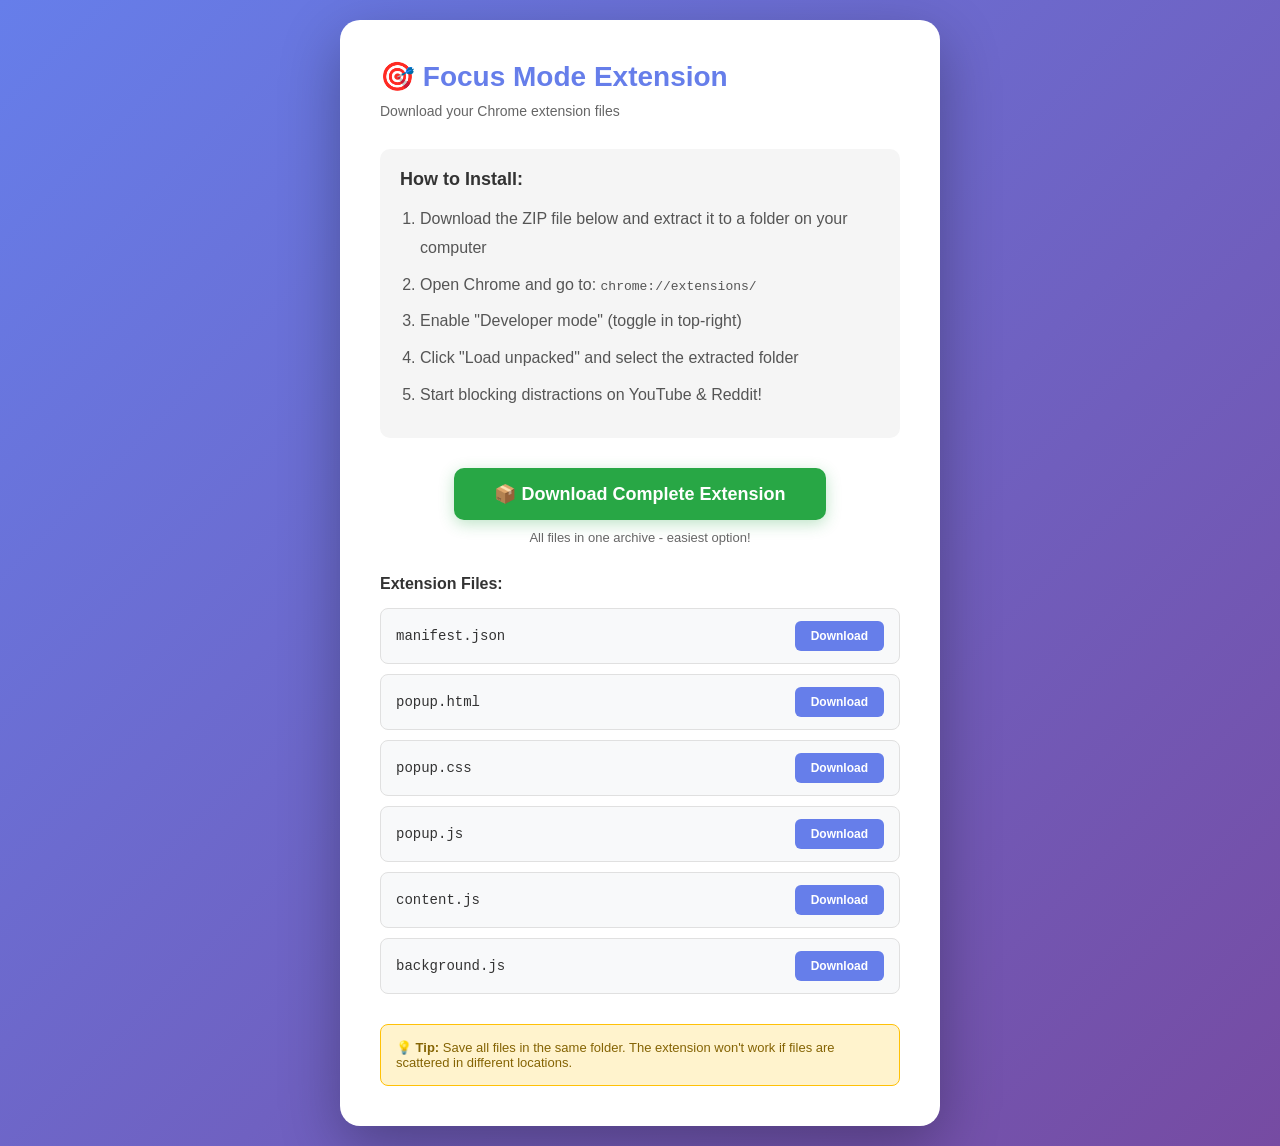
<file: download.html>
<!DOCTYPE html>
<html lang="en">
<head>
  <meta charset="UTF-8">
  <meta name="viewport" content="width=device-width, initial-scale=1.0">
  <title>Download Focus Mode Extension</title>
  <style>
    * {
      margin: 0;
      padding: 0;
      box-sizing: border-box;
    }
    
    body {
      font-family: -apple-system, BlinkMacSystemFont, 'Segoe UI', Roboto, sans-serif;
      background: linear-gradient(135deg, #667eea 0%, #764ba2 100%);
      min-height: 100vh;
      display: flex;
      align-items: center;
      justify-content: center;
      padding: 20px;
    }
    
    .container {
      background: white;
      border-radius: 20px;
      padding: 40px;
      max-width: 600px;
      width: 100%;
      box-shadow: 0 20px 60px rgba(0, 0, 0, 0.3);
    }
    
    h1 {
      color: #667eea;
      margin-bottom: 10px;
      font-size: 28px;
    }
    
    .subtitle {
      color: #666;
      margin-bottom: 30px;
      font-size: 14px;
    }
    
    .instructions {
      background: #f5f5f5;
      padding: 20px;
      border-radius: 10px;
      margin-bottom: 30px;
    }
    
    .instructions h2 {
      color: #333;
      font-size: 18px;
      margin-bottom: 15px;
    }
    
    .instructions ol {
      margin-left: 20px;
      color: #555;
      line-height: 1.8;
    }
    
    .instructions ol li {
      margin-bottom: 8px;
    }
    
    .download-section {
      margin-bottom: 30px;
    }
    
    .download-section h3 {
      color: #333;
      margin-bottom: 15px;
      font-size: 16px;
    }
    
    .file-list {
      display: flex;
      flex-direction: column;
      gap: 10px;
    }
    
    .file-item {
      display: flex;
      align-items: center;
      justify-content: space-between;
      padding: 12px 15px;
      background: #f8f9fa;
      border-radius: 8px;
      border: 1px solid #e0e0e0;
    }
    
    .file-name {
      color: #333;
      font-family: 'Courier New', monospace;
      font-size: 14px;
    }
    
    .download-btn {
      background: #667eea;
      color: white;
      border: none;
      padding: 8px 16px;
      border-radius: 6px;
      cursor: pointer;
      font-size: 12px;
      font-weight: 600;
      text-decoration: none;
      transition: background 0.2s;
    }
    
    .download-btn:hover {
      background: #5568d3;
    }
    
    .download-all {
      background: #764ba2;
      color: white;
      border: none;
      padding: 15px 30px;
      border-radius: 10px;
      cursor: pointer;
      font-size: 16px;
      font-weight: 600;
      width: 100%;
      transition: background 0.2s;
    }
    
    .download-all:hover {
      background: #6a4291;
    }
    
    .note {
      background: #fff3cd;
      border: 1px solid #ffc107;
      padding: 15px;
      border-radius: 8px;
      margin-top: 20px;
      color: #856404;
      font-size: 13px;
    }
  </style>
</head>
<body>
  <div class="container">
    <h1>🎯 Focus Mode Extension</h1>
    <p class="subtitle">Download your Chrome extension files</p>
    
    <div class="instructions">
      <h2>How to Install:</h2>
      <ol>
        <li>Download the ZIP file below and extract it to a folder on your computer</li>
        <li>Open Chrome and go to: <code>chrome://extensions/</code></li>
        <li>Enable "Developer mode" (toggle in top-right)</li>
        <li>Click "Load unpacked" and select the extracted folder</li>
        <li>Start blocking distractions on YouTube & Reddit!</li>
      </ol>
    </div>
    
    <div style="text-align: center; margin-bottom: 30px;">
      <a href="focus-mode-extension.tar.gz" download style="background: #28a745; color: white; padding: 15px 40px; border-radius: 10px; text-decoration: none; font-weight: 600; font-size: 18px; display: inline-block; box-shadow: 0 4px 15px rgba(40, 167, 69, 0.3);">
        📦 Download Complete Extension
      </a>
      <p style="margin-top: 10px; color: #666; font-size: 13px;">All files in one archive - easiest option!</p>
    </div>
    
    <div class="download-section">
      <h3>Extension Files:</h3>
      <div class="file-list">
        <div class="file-item">
          <span class="file-name">manifest.json</span>
          <a href="extension/manifest.json" download class="download-btn">Download</a>
        </div>
        <div class="file-item">
          <span class="file-name">popup.html</span>
          <a href="extension/popup.html" download class="download-btn">Download</a>
        </div>
        <div class="file-item">
          <span class="file-name">popup.css</span>
          <a href="extension/popup.css" download class="download-btn">Download</a>
        </div>
        <div class="file-item">
          <span class="file-name">popup.js</span>
          <a href="extension/popup.js" download class="download-btn">Download</a>
        </div>
        <div class="file-item">
          <span class="file-name">content.js</span>
          <a href="extension/content.js" download class="download-btn">Download</a>
        </div>
        <div class="file-item">
          <span class="file-name">background.js</span>
          <a href="extension/background.js" download class="download-btn">Download</a>
        </div>
      </div>
    </div>
    
    <div class="note">
      <strong>💡 Tip:</strong> Save all files in the same folder. The extension won't work if files are scattered in different locations.
    </div>
  </div>
</body>
</html>
</file>
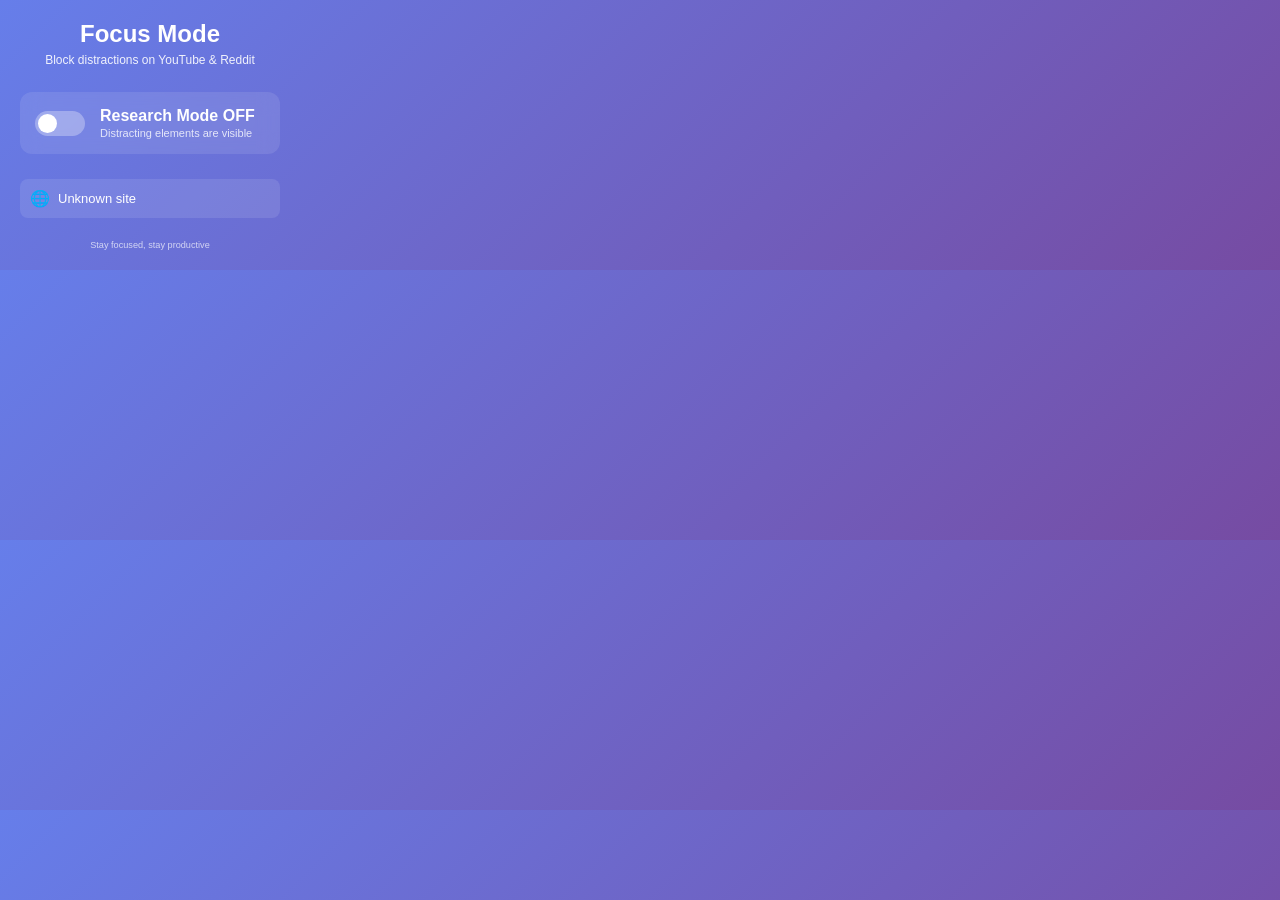
<file: popup.html>
<!DOCTYPE html>
<html lang="en">
<head>
  <meta charset="UTF-8">
  <meta name="viewport" content="width=device-width, initial-scale=1.0">
  <title>Focus Mode</title>
  <link rel="stylesheet" href="popup.css">
</head>
<body>
  <div class="container">
    <div class="header">
      <h1>Focus Mode</h1>
      <p class="subtitle">Block distractions on YouTube & Reddit</p>
    </div>
    
    <div class="toggle-section">
      <div class="toggle-wrapper">
        <label class="switch">
          <input type="checkbox" id="researchModeToggle">
          <span class="slider round"></span>
        </label>
        <div class="toggle-info">
          <span class="toggle-label" id="toggleLabel">Research Mode OFF</span>
          <span class="toggle-description" id="toggleDescription">Distracting elements are visible</span>
        </div>
      </div>
    </div>
    
    <div class="status-section">
      <div class="current-site" id="currentSite">
        <span class="site-icon">🌐</span>
        <span id="siteStatus">Unknown site</span>
      </div>
    </div>
    
    <div class="footer">
      <small>Stay focused, stay productive</small>
    </div>
  </div>
  
  <script src="popup.js"></script>
</body>
</html>
</file>
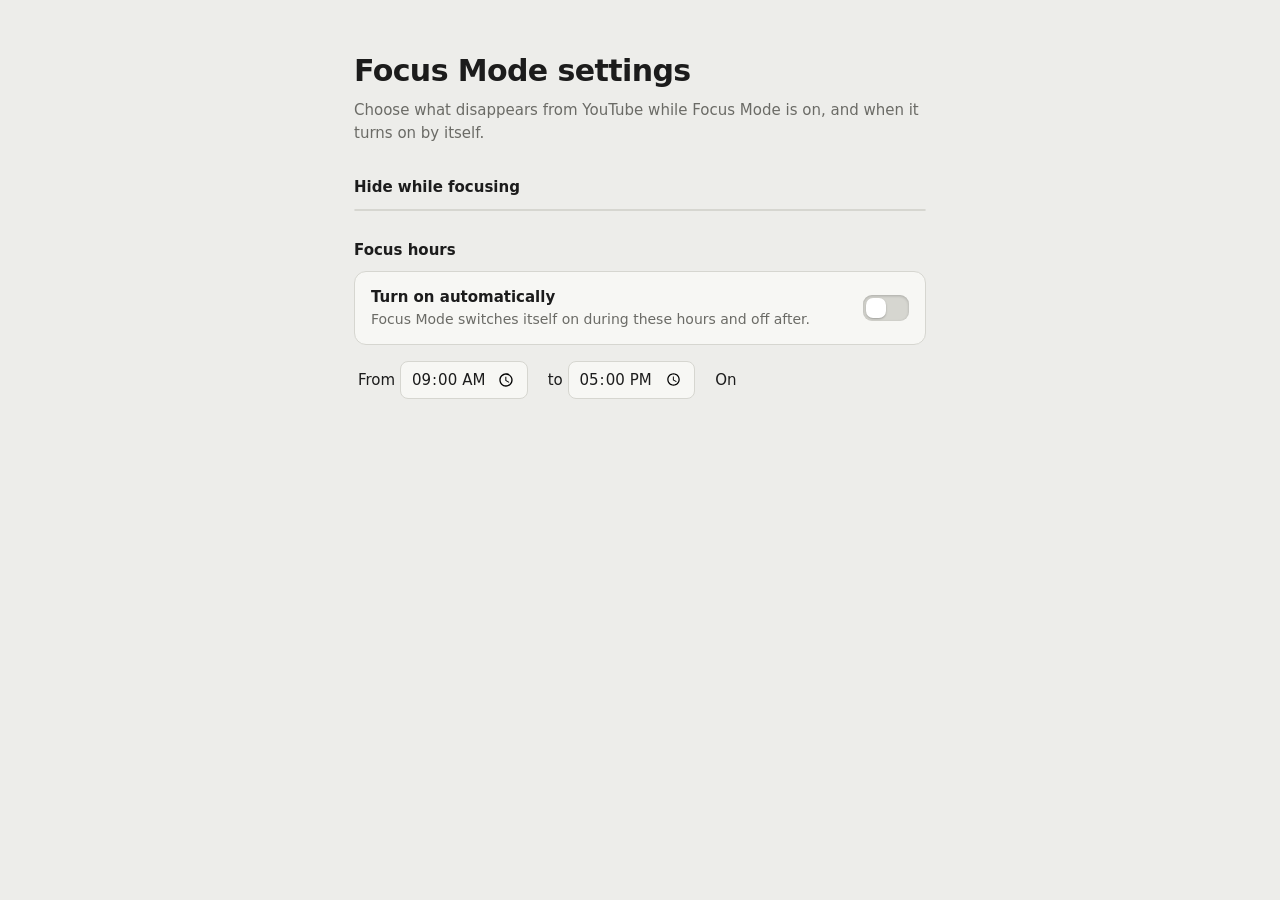
<file: extension/options.html>
<!DOCTYPE html>
<html lang="en">
<head>
  <meta charset="UTF-8">
  <meta name="viewport" content="width=device-width, initial-scale=1">
  <title>Focus Mode settings</title>
  <link rel="stylesheet" href="options.css">
</head>
<body>
  <main class="opt">
    <h1>Focus Mode settings</h1>
    <p class="opt-lede">Choose what disappears from YouTube while Focus Mode is on, and when it turns on by itself.</p>

    <section aria-labelledby="hideTitle">
      <h2 id="hideTitle">Hide while focusing</h2>
      <ul class="opt-list" id="hideList"></ul>
    </section>

    <section aria-labelledby="hoursTitle">
      <h2 id="hoursTitle">Focus hours</h2>
      <label class="opt-row opt-check">
        <span>
          <span class="opt-label">Turn on automatically</span>
          <span class="opt-help">Focus Mode switches itself on during these hours and off after.</span>
        </span>
        <input type="checkbox" id="hoursOn" role="switch">
      </label>
      <div class="opt-hours" id="hoursBox">
        <label>From <input type="time" id="hoursStart" value="09:00"></label>
        <label>to <input type="time" id="hoursEnd" value="17:00"></label>
        <fieldset class="opt-days">
          <legend>On</legend>
          <div id="days"></div>
        </fieldset>
      </div>
    </section>

    <p class="opt-saved" id="saved" role="status" aria-live="polite"></p>
  </main>
  <script src="options.js"></script>
</body>
</html>
</file>
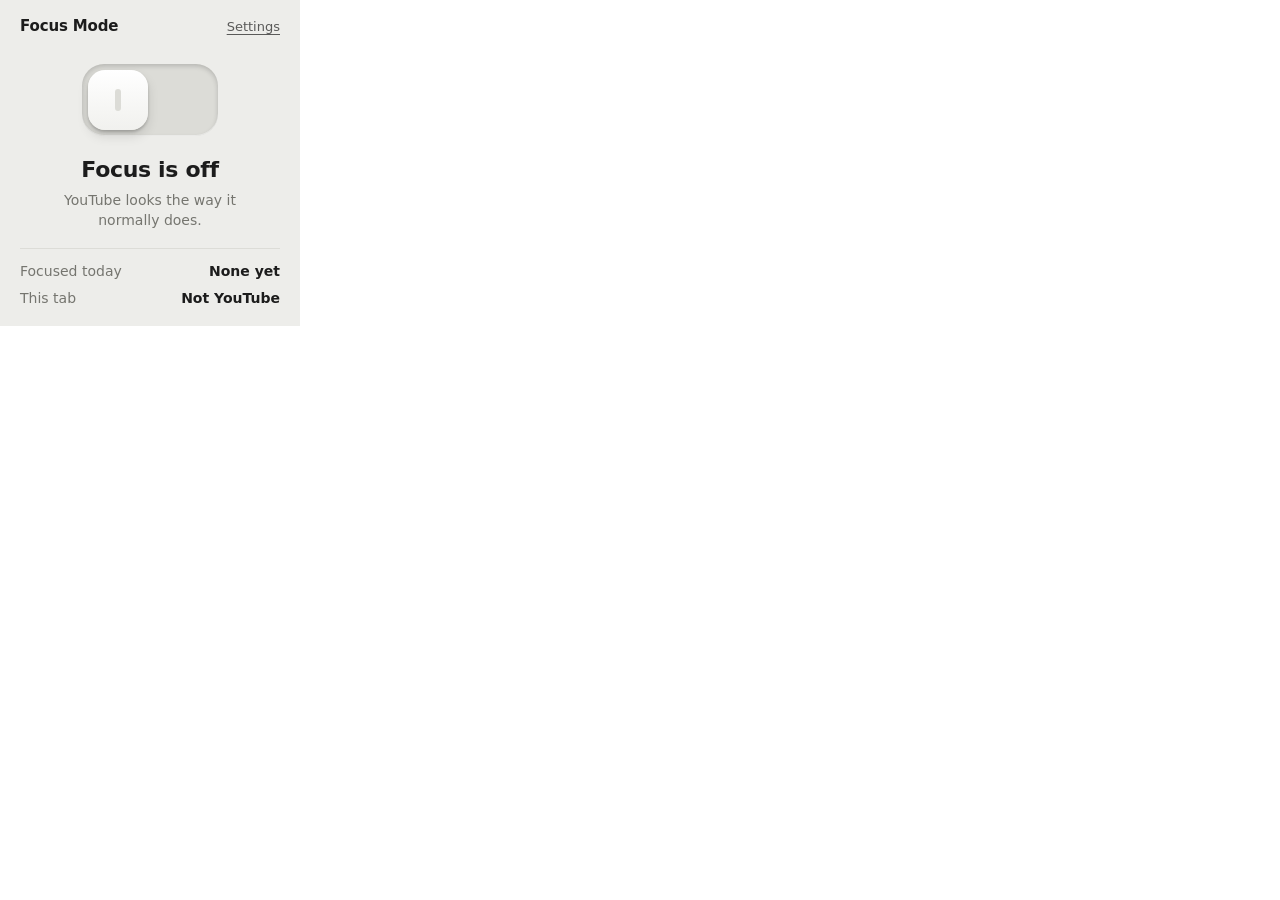
<file: extension/popup.html>
<!DOCTYPE html>
<html lang="en">
<head>
  <meta charset="UTF-8">
  <title>Focus Mode</title>
  <link rel="stylesheet" href="popup.css">
</head>
<body>
  <main class="pop" id="pop" data-on="false">
    <header class="pop-head">
      <span class="pop-name">Focus Mode</span>
      <a class="pop-settings" href="options.html" target="_blank" id="settingsLink">Settings</a>
    </header>

    <button type="button" class="switch" id="switch" role="switch" aria-checked="false" aria-describedby="stateText">
      <span class="switch-track" aria-hidden="true">
        <span class="switch-thumb"></span>
      </span>
      <span class="sr" id="switchLabel">Focus Mode</span>
    </button>

    <p class="pop-state" id="stateTitle">Focus is off</p>
    <p class="pop-desc" id="stateText">YouTube looks the way it normally does.</p>

    <dl class="pop-facts">
      <div>
        <dt>Focused today</dt>
        <dd id="focusedToday">None yet</dd>
      </div>
      <div>
        <dt>This tab</dt>
        <dd id="tabStatus">Checking</dd>
      </div>
    </dl>
  </main>
  <script src="popup.js"></script>
</body>
</html>
</file>
<file: popup.css>
* {
  margin: 0;
  padding: 0;
  box-sizing: border-box;
}

body {
  font-family: -apple-system, BlinkMacSystemFont, 'Segoe UI', Roboto, sans-serif;
  width: 300px;
  background: linear-gradient(135deg, #667eea 0%, #764ba2 100%);
  color: white;
}

.container {
  padding: 20px;
}

.header {
  text-align: center;
  margin-bottom: 25px;
}

.header h1 {
  font-size: 24px;
  font-weight: 600;
  margin-bottom: 5px;
}

.subtitle {
  font-size: 12px;
  opacity: 0.9;
}

.toggle-section {
  margin-bottom: 25px;
}

.toggle-wrapper {
  display: flex;
  align-items: center;
  gap: 15px;
  padding: 15px;
  background: rgba(255, 255, 255, 0.1);
  border-radius: 12px;
  backdrop-filter: blur(10px);
}

.switch {
  position: relative;
  display: inline-block;
  width: 50px;
  height: 25px;
}

.switch input {
  opacity: 0;
  width: 0;
  height: 0;
}

.slider {
  position: absolute;
  cursor: pointer;
  top: 0;
  left: 0;
  right: 0;
  bottom: 0;
  background-color: rgba(255, 255, 255, 0.3);
  transition: .4s;
  border-radius: 25px;
}

.slider:before {
  position: absolute;
  content: "";
  height: 19px;
  width: 19px;
  left: 3px;
  bottom: 3px;
  background-color: white;
  transition: .4s;
  border-radius: 50%;
}

input:checked + .slider {
  background-color: #4CAF50;
}

input:checked + .slider:before {
  transform: translateX(25px);
}

.toggle-info {
  flex: 1;
}

.toggle-label {
  display: block;
  font-weight: 600;
  font-size: 16px;
  margin-bottom: 2px;
}

.toggle-description {
  display: block;
  font-size: 11px;
  opacity: 0.8;
}

.status-section {
  margin-bottom: 20px;
}

.current-site {
  display: flex;
  align-items: center;
  gap: 8px;
  padding: 10px;
  background: rgba(255, 255, 255, 0.1);
  border-radius: 8px;
  font-size: 13px;
}

.site-icon {
  font-size: 16px;
}

.footer {
  text-align: center;
  opacity: 0.7;
  font-size: 11px;
  margin-top: 10px;
}
</file>
<file: extension/options.css>
:root { --bg: #ededea; --card: #f7f7f4; --ink: #1c1c1c; --mid: #6b6b66; --line: #d6d6d0; }
* { box-sizing: border-box; }
body {
  margin: 0;
  background: var(--bg);
  color: var(--ink);
  font-family: -apple-system, BlinkMacSystemFont, 'Segoe UI', system-ui, sans-serif;
  font-size: 15px;
  line-height: 1.5;
  -webkit-font-smoothing: antialiased;
}
.opt { max-width: 620px; margin: 0 auto; padding: 48px 24px 72px; }
h1 { margin: 0; font-size: 30px; letter-spacing: -0.02em; }
.opt-lede { margin: 6px 0 32px; color: var(--mid); }
h2 { font-size: 15px; margin: 28px 0 10px; }
.opt-list { list-style: none; margin: 0; padding: 0; background: var(--card); border: 1px solid var(--line); border-radius: 12px; }
.opt-list li + li { border-top: 1px solid var(--line); }
.opt-row { display: flex; justify-content: space-between; align-items: center; gap: 20px; padding: 14px 16px; cursor: pointer; }
.opt-check { background: var(--card); border: 1px solid var(--line); border-radius: 12px; }
.opt-label { display: block; font-weight: 600; }
.opt-help { display: block; color: var(--mid); font-size: 14px; }

/* Checkbox styled as a small rocker, matching the popup */
input[type='checkbox'] {
  appearance: none;
  flex: 0 0 auto;
  width: 46px;
  height: 26px;
  border-radius: 9px;
  background: var(--line);
  box-shadow: inset 0 1px 3px rgba(0, 0, 0, 0.2);
  position: relative;
  cursor: pointer;
  transition: background-color 160ms ease;
  margin: 0;
}
input[type='checkbox']::after {
  content: '';
  position: absolute;
  top: 3px;
  left: 3px;
  width: 20px;
  height: 20px;
  border-radius: 7px;
  background: #fff;
  box-shadow: 0 1px 2px rgba(0, 0, 0, 0.25);
  transition: transform 160ms ease;
}
input[type='checkbox']:checked { background: var(--ink); }
input[type='checkbox']:checked::after { transform: translateX(20px); }
input:focus-visible, button:focus-visible { outline: 2px solid var(--ink); outline-offset: 3px; }

.opt-hours { display: flex; flex-wrap: wrap; gap: 12px 20px; align-items: center; padding: 16px 4px 0; }
.opt-hours[hidden] { display: none; }
.opt-hours input[type='time'] { font: inherit; padding: 6px 10px; border: 1px solid var(--line); border-radius: 8px; background: var(--card); color: var(--ink); }
.opt-days { border: 0; padding: 0; margin: 0; display: flex; align-items: center; gap: 10px; }
.opt-days legend { float: left; margin-right: 10px; padding: 0; }
.opt-days div { display: flex; gap: 4px; }
.opt-days button {
  width: 38px;
  height: 34px;
  border-radius: 8px;
  border: 1px solid var(--line);
  background: var(--card);
  font: inherit;
  font-size: 13px;
  cursor: pointer;
}
.opt-days button[aria-pressed='true'] { background: var(--ink); color: var(--bg); border-color: var(--ink); font-weight: 600; }
.opt-saved { min-height: 22px; margin-top: 20px; color: var(--mid); font-size: 14px; }
@media (prefers-reduced-motion: reduce) { input[type='checkbox'], input[type='checkbox']::after { transition: none; } }
</file>
<file: extension/popup.css>
/* Focus Mode popup. Lights off: turning focus on dims the whole popup. */

:root {
  --light: #ededea;
  --light-2: #dcdcd7;
  --dark: #1c1c1c;
  --dark-2: #2c2c2b;
  --mid: #75756f;
  --mid-on: #a3a39d;
  --ease: 220ms cubic-bezier(0.2, 0.7, 0.2, 1);
}

* { box-sizing: border-box; }
html, body { margin: 0; }
body {
  width: 300px;
  font-family: -apple-system, BlinkMacSystemFont, 'Segoe UI', system-ui, sans-serif;
  font-size: 14px;
  line-height: 1.45;
  -webkit-font-smoothing: antialiased;
  font-variant-numeric: tabular-nums;
}
.sr { position: absolute; width: 1px; height: 1px; overflow: hidden; clip: rect(0 0 0 0); }

.pop {
  background: var(--light);
  color: var(--dark);
  padding: 16px 20px 18px;
  transition: background-color var(--ease), color var(--ease);
}
.pop[data-on='true'] { background: var(--dark); color: var(--light); }

.pop-head { display: flex; justify-content: space-between; align-items: baseline; }
.pop-name { font-weight: 700; font-size: 15px; letter-spacing: -0.01em; }
.pop-settings { color: inherit; opacity: 0.7; font-size: 13px; text-underline-offset: 3px; }
.pop-settings:hover { opacity: 1; }

/* The switch: a physical rocker, not a pill toggle */
.switch {
  display: block;
  margin: 26px auto 18px;
  padding: 0;
  border: 0;
  background: none;
  cursor: pointer;
  border-radius: 22px;
}
.switch:focus-visible { outline: 3px solid currentColor; outline-offset: 5px; }
.switch-track {
  display: block;
  position: relative;
  width: 136px;
  height: 72px;
  border-radius: 22px;
  background: var(--light-2);
  box-shadow: inset 0 2px 5px rgba(0, 0, 0, 0.18), inset 0 -1px 0 rgba(255, 255, 255, 0.6);
  transition: background-color var(--ease), box-shadow var(--ease);
}
.switch-thumb {
  position: absolute;
  top: 6px;
  left: 6px;
  width: 60px;
  height: 60px;
  border-radius: 17px;
  background: linear-gradient(#ffffff, #f1f1ee);
  box-shadow: 0 2px 3px rgba(0, 0, 0, 0.2), 0 6px 12px rgba(0, 0, 0, 0.12);
  transition: transform var(--ease), background var(--ease), box-shadow var(--ease);
}
.switch-thumb::after {
  content: '';
  position: absolute;
  left: 50%;
  top: 50%;
  width: 6px;
  height: 22px;
  margin: -11px 0 0 -3px;
  border-radius: 3px;
  background: var(--light-2);
  transition: background-color var(--ease);
}
.pop[data-on='true'] .switch-track { background: #0e0e0e; box-shadow: inset 0 2px 6px rgba(0, 0, 0, 0.6), inset 0 -1px 0 rgba(255, 255, 255, 0.06); }
.pop[data-on='true'] .switch-thumb {
  transform: translateX(64px);
  background: linear-gradient(#fbfbf7, #e9e9e3);
  box-shadow: 0 2px 3px rgba(0, 0, 0, 0.5), 0 0 22px rgba(255, 255, 240, 0.28);
}
.pop[data-on='true'] .switch-thumb::after { background: var(--dark); }

.pop-state { margin: 0; text-align: center; font-size: 22px; font-weight: 700; letter-spacing: -0.015em; }
.pop-desc { margin: 4px auto 0; text-align: center; color: var(--mid); max-width: 24ch; min-height: 40px; }
.pop[data-on='true'] .pop-desc { color: var(--mid-on); }

.pop-facts {
  margin: 18px 0 0;
  padding-top: 12px;
  border-top: 1px solid var(--light-2);
  display: grid;
  gap: 6px;
  transition: border-color var(--ease);
}
.pop[data-on='true'] .pop-facts { border-top-color: var(--dark-2); }
.pop-facts div { display: flex; justify-content: space-between; gap: 12px; }
.pop-facts dt { color: var(--mid); }
.pop[data-on='true'] .pop-facts dt { color: var(--mid-on); }
.pop-facts dd { margin: 0; font-weight: 600; text-align: right; }

@media (prefers-reduced-motion: reduce) {
  :root { --ease: 0ms linear; }
}
</file>
